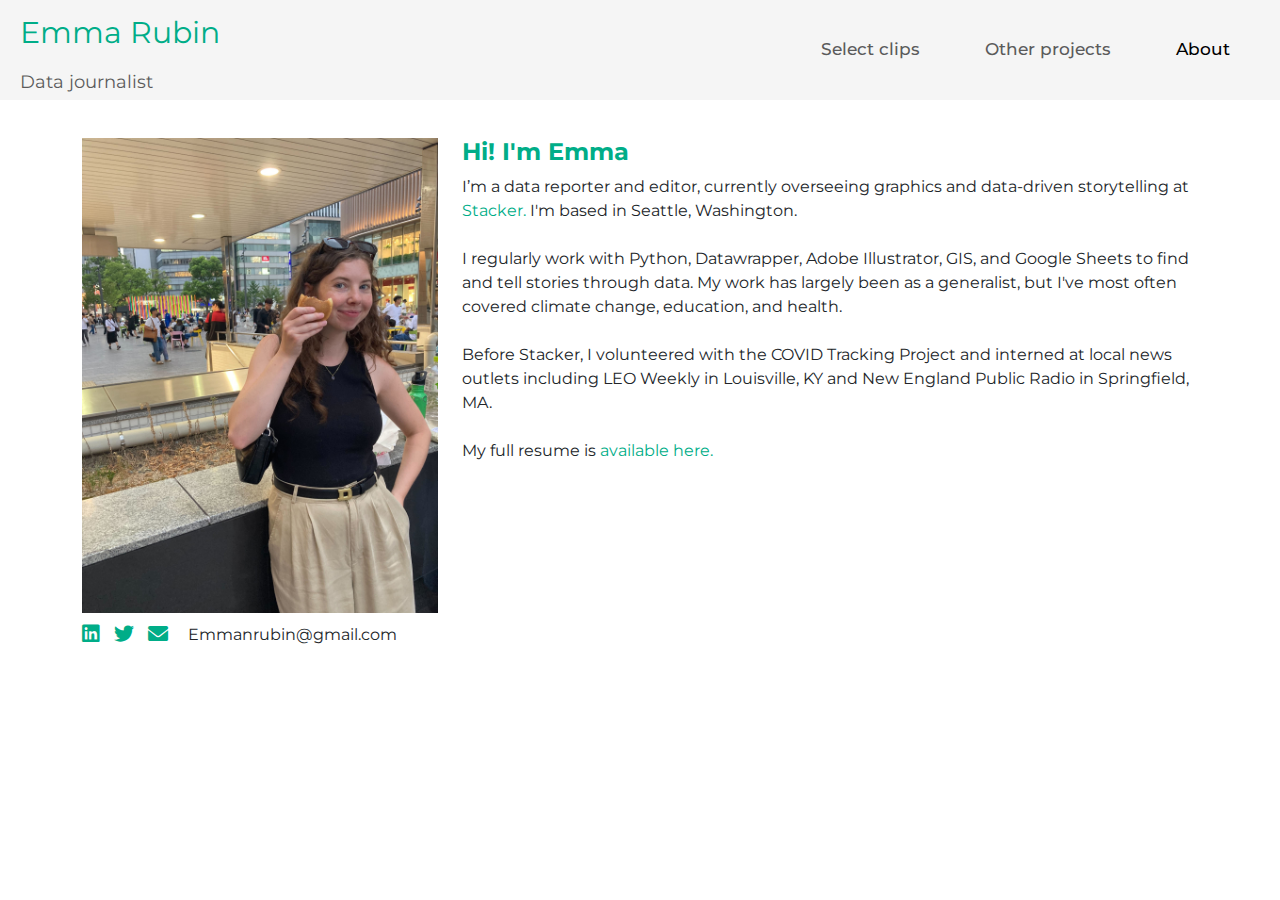
<file: about.html>
<!DOCTYPE html>
<html lang="en">

<head>
  <meta charset="utf-8">
  <meta content="width=device-width, initial-scale=1.0" name="viewport">
  <title>Emma Rubin</title>
  <meta name="description" content="">
  <meta name="keywords" content="">

  <!-- Favicons -->
  <link href="assets/img/logo.png" rel="icon">
  <link href="assets/img/about_photo.jpg">


  <!-- Fonts -->
  <link href="https://fonts.googleapis.com" rel="preconnect">
  <link href="https://fonts.gstatic.com" rel="preconnect" crossorigin>
  <link href="https://fonts.googleapis.com/css2?family=Inconsolata:wght@200;300;400;500;600;700;800;900&display=swap" rel="stylesheet">

  <!-- Vendor CSS Files -->
  <link href="assets/vendor/bootstrap/css/bootstrap.min.css" rel="stylesheet">
  <link href="assets/vendor/bootstrap-icons/bootstrap-icons.css" rel="stylesheet">
  <link href="assets/vendor/aos/aos.css" rel="stylesheet">
  <link href="assets/vendor/glightbox/css/glightbox.min.css" rel="stylesheet">
  <link href="assets/vendor/swiper/swiper-bundle.min.css" rel="stylesheet">
  
  <!-- Font Awesome CDN -->
  <link rel="stylesheet" href="https://cdnjs.cloudflare.com/ajax/libs/font-awesome/6.0.0-beta3/css/all.min.css">

  <!-- Main CSS File -->
  <link href="assets/css/main.css" rel="stylesheet">

  <!-- =======================================================
  * Template Name: MyPortfolio
  * Template URL: https://bootstrapmade.com/myportfolio-bootstrap-portfolio-website-template/
  * Updated: Aug 08 2024 with Bootstrap v5.3.3
  * Author: BootstrapMade.com
  * License: https://bootstrapmade.com/license/
  ======================================================== -->
</head>

<body class="about-page">
    <header id="header" class="header d-flex align-items-center sticky-top">
      <div class="container-fluid position-relative d-flex align-items-center justify-content-between">
        <nav id="navmenu" class="navmenu">
          <ul>
            <li class="logo"><span>Emma Rubin</span><span class="small-text"><br>Data journalist</span></li> <!-- Logo as list item -->
            <li><a href="index.html">Select clips</a></li>
            <li><a href="otherProjects.html">Other projects</a></li>
            <li><a href="about.html" class="active">About</a></li>
          </ul>
        </nav>
      </div>
    </header>
    <!-- About Section -->
    <section id="about" class="about section">
      <br>
      <br>

      <div class="container" data-aos="fade-up" data-aos-delay="100">

        <div class="row gy-4 justify-content-center">
          <div class="col-lg-4">

            <img src="assets/img/about_photo.jpg" class="img-fluid" alt="">
           <!-- Social Media Icons Below Image -->
          <div style="margin-top: 10px; text-align: left;">
            <a href="https://www.linkedin.com/in/emmarubin/" target="_blank" style="margin-right: 10px; text-decoration: none;">
              <i class="fab fa-linkedin fa-lg"></i>
            </a>
            <a href="https://x.com/Emmanrubin" target="_blank" style="margin-right: 10px; text-decoration: none;">
              <i class="fab fa-twitter fa-lg"></i>
            </a>
            <a href="mailto:emmanrubin@gmail.com" style="text-decoration: none;">
              <i class="fas fa-envelope fa-lg"></i>
            </a>
            &nbsp&nbsp&nbsp Emmanrubin@gmail.com
          </div>
          </div>
          <!--add social media icons below image-->
          <div class="col-lg-8 content">
            <h2>Hi! I'm Emma</h2>
            <p>
              I’m a data reporter and editor, currently overseeing graphics and data-driven storytelling at <a href='https://stacker.com/stories'>Stacker.</a> I'm based in Seattle, Washington.
            <br><br>  
              I regularly work with Python, Datawrapper, Adobe Illustrator, GIS, and Google Sheets to find and tell stories through data. My work has largely been as a generalist, but I've most often covered climate change, education, and health.  
            <br><br>  
              Before Stacker, I volunteered with the COVID Tracking Project and interned at local news outlets including LEO Weekly in Louisville, KY and New England Public Radio in Springfield, MA.
            <br><br>
              My full resume is<a href="assets/resume.pdf" target="_blank"> available here.</a>
            </p>
          </div>
        </div>
      </div>
    </section><!-- /About Section -->

  </main>

  <!-- Scroll Top -->
  <a href="#" id="scroll-top" class="scroll-top d-flex align-items-center justify-content-center"><i class="bi bi-arrow-up-short"></i></a>

  <!-- Preloader -->
  <div id="preloader"></div>

  <!-- Vendor JS Files -->
  <script src="assets/vendor/bootstrap/js/bootstrap.bundle.min.js"></script>
  <script src="assets/vendor/php-email-form/validate.js"></script>
  <script src="assets/vendor/aos/aos.js"></script>
  <script src="assets/vendor/glightbox/js/glightbox.min.js"></script>
  <script src="assets/vendor/imagesloaded/imagesloaded.pkgd.min.js"></script>
  <script src="assets/vendor/isotope-layout/isotope.pkgd.min.js"></script>
  <script src="assets/vendor/swiper/swiper-bundle.min.js"></script>

  <!-- Main JS File -->
  <script src="assets/js/main.js"></script>

</body>

</html>
</file>
<file: assets/css/main.css>
/**
* Template Name: MyPortfolio
* Template URL: https://bootstrapmade.com/myportfolio-bootstrap-portfolio-website-template/
* Updated: Aug 08 2024 with Bootstrap v5.3.3
* Author: BootstrapMade.com
* License: https://bootstrapmade.com/license/
*/

/*--------------------------------------------------------------
# Font & Color Variables
# Help: https://bootstrapmade.com/color-system/
--------------------------------------------------------------*/
/* Fonts */
@import url('https://fonts.googleapis.com/css2?family=Montserrat:wght@300;400;500;600;700&display=swap');

:root {
  --default-font: "Montserrat", sans-serif;
  --heading-font: "Montserrat", sans-serif;
  --nav-font: "Montserrat", sans-serif;
}

/* Global Colors - The following color variables are used throughout the website. Updating them here will change the color scheme of the entire website */
:root { 
  --background-color: #ffffff; /* Background color for the entire website, including individual sections */
  --default-color: #212529; /* Default color used for the majority of the text content across the entire website */
  --heading-color: #00ad88; /* Color for headings, subheadings and title throughout the website */
  --accent-color: #00ad88; /* Accent color that represents your brand on the website. It's used for buttons, links, and other elements that need to stand out */
  --surface-color: #ffffff; /* The surface color is used as a background of boxed elements within sections, such as cards, icon boxes, or other elements that require a visual separation from the global background. */
  --contrast-color: #ffffff; /* Contrast color for text, ensuring readability against backgrounds of accent, heading, or default colors. */
}

/* Nav Menu Colors - The following color variables are used specifically for the navigation menu. They are separate from the global colors to allow for more customization options */
:root {
  --nav-color: #5b5b5b;  /* The default color of the main navmenu links */
  --nav-hover-color: #000000; /* Applied to main navmenu links when they are hovered over or active */
  --nav-mobile-background-color: #f5f5f5; /* Used as the background color for mobile navigation menu */
  --nav-dropdown-background-color: #ffffff; /* Used as the background color for dropdown items that appear when hovering over primary navigation items */
  --nav-dropdown-color: #5b5b5b; /* Used for navigation links of the dropdown items in the navigation menu. */
  --nav-dropdown-hover-color: #000000; /* Similar to --nav-hover-color, this color is applied to dropdown navigation links when they are hovered over. */
}

/* Color Presets - These classes override global colors when applied to any section or element, providing reuse of the sam color scheme. */

.light-background {
  --background-color: #f9f9f9;
  --surface-color: #ffffff;
}

.dark-background {
  --background-color: #060606;
  --default-color: #ffffff;
  --heading-color: #ffffff;
  --surface-color: #252525;
  --contrast-color: #ffffff;
}

/* Smooth scroll */
:root {
  scroll-behavior: smooth;
}

/*--------------------------------------------------------------
# General Styling & Shared Classes
--------------------------------------------------------------*/
body {
  color: var(--default-color);
  background-color: var(--background-color);
  font-family: var(--default-font);
}

.small-text {
  font-size: 0.6em; /* Adjust size as needed */
  font-weight: 00;
  color: #5b5b5b; /* Optional: adjust color */
}

a {
  color: var(--accent-color);
  text-decoration: none;
  transition: 0.3s;
}

a:hover {
  color: color-mix(in srgb, var(--accent-color), transparent 25%);
  text-decoration: none;
}

h1,
h2,
h3,
h4,
h5,
h6 {
  color: var(--heading-color);
  font-family: var(--heading-font);
  font-family: var(--default-font);
}
/*--------------------------------------------------------------
# Global Header
--------------------------------------------------------------*/
.header {
  color: var(--default-color);
  font-family: var(--default-font);
  background-color: var(--background-color);
  padding: 15px 0;
  transition: all 0.5s;
  z-index: 997;
  display: flex; /* Use flexbox for layout */
  justify-content: space-between; /* Space between logo and nav */
  align-items: center; /* Center items vertically */
}

.header .navmenu {
  display: flex; /* Use flexbox for layout */
  flex-grow: 1; /* Allow navmenu to take available space */
}

.header .navmenu ul {
  display: flex; /* Align items horizontally */
  list-style: none;
  padding: 0;
  margin: 0;
  width: 100%; /* Ensure the nav items use full width */
  justify-content: flex-end; /* Align items to the right */
}

.header .navmenu ul li {
  margin-right: 5px; /* Add spacing between items */
}

.header .navmenu ul li:last-child {
  margin-right: 30px; /* Remove the right margin on the last item */
}

/* Ensure the "Name" list item is aligned to the left */
.header .navmenu ul li.logo {
  margin-right: auto; /* Push the logo to the left */
  margin-top: 10px;
  font-size: 30px; /* Adjust the font size as needed */
  font-weight: 400; /* weight of Emma Rubin at top of page */
  color: var(--heading-color);
}


/*--------------------------------------------------------------
# Navigation Menu
--------------------------------------------------------------*/
/* Navmenu */
.navmenu {
  position: fixed;
  top: 0;
  left: 0;
  right: 0;
  z-index: 997;
  transition: 0.3s;
  width: 100%;
  overflow: hidden;
  background-color: var(--nav-mobile-background-color); /* Background color for the nav */
  display: flex; /* Ensure the nav items are horizontal */
  justify-content: flex-end; /* Align items to the right */
}

.navmenu ul {
  display: flex; /* Align items horizontally */
  list-style: none;
  padding: 0;
  margin: 0;
  justify-content: flex-end; /* Align nav items to the right */
  align-items: center;
}

.navmenu ul li {
  margin-left: 20px; /* Add spacing between items */
}

.navmenu ul li:last-child {
  margin-right: 0; /* Remove the right margin on the last item */
}

.navmenu a {
  color: var(--nav-dropdown-color);
  padding: 10px 20px;
  font-family: var(--nav-font);
  font-size: 17px;
  font-weight: 500;
  text-decoration: none;
  transition: 0.3s;
}

.navmenu a:hover,
.navmenu .active,
.navmenu .active:focus {
  color: var(--nav-dropdown-hover-color);
}

/*--------------------------------------------------------------
# Global Footer
--------------------------------------------------------------*/
.footer {
  color: var(--default-color);
  background-color: var(--background-color);
  font-size: 14px;
  padding: 40px 0;
  position: relative;
}

.footer .copyright p {
  margin-bottom: 0;
}

.footer .social-links {
  margin-top: 20px;
}

.footer .social-links a {
  display: flex;
  align-items: center;
  justify-content: center;
  width: 40px;
  height: 40px;
  border-radius: 50%;
  border: 1px solid color-mix(in srgb, var(--default-color), transparent 50%);
  font-size: 16px;
  color: color-mix(in srgb, var(--default-color), transparent 50%);
  margin: 0 5px;
  transition: 0.3s;
}

.footer .social-links a:hover {
  color: var(--accent-color);
  border-color: var(--accent-color);
}

.footer .credits {
  margin-top: 10px;
  font-size: 13px;
  text-align: center;
}

/*--------------------------------------------------------------
# Preloader
--------------------------------------------------------------*/
#preloader {
  position: fixed;
  inset: 0;
  z-index: 9999;
  overflow: hidden;
  background-color: var(--background-color);
  transition: all 0.6s ease-out;
}

#preloader:before {
  content: "";
  position: fixed;
  top: calc(50% - 30px);
  left: calc(50% - 30px);
  border: 6px solid var(--accent-color);
  border-top-color: color-mix(in srgb, var(--accent-color), transparent 90%);
  border-radius: 50%;
  width: 60px;
  height: 60px;
  animation: animate-preloader 1s linear infinite;
}

@keyframes animate-preloader {
  0% {
    transform: rotate(0deg);
  }

  100% {
    transform: rotate(360deg);
  }
}

/*--------------------------------------------------------------
# Scroll Top Button
--------------------------------------------------------------*/
.scroll-top {
  position: fixed;
  visibility: hidden;
  opacity: 0;
  right: 15px;
  bottom: -15px;
  z-index: 99999;
  background-color: var(--accent-color);
  width: 44px;
  height: 44px;
  border-radius: 50px;
  transition: all 0.4s;
}

.scroll-top i {
  font-size: 24px;
  color: var(--contrast-color);
  line-height: 0;
}

.scroll-top:hover {
  background-color: color-mix(in srgb, var(--accent-color), transparent 20%);
  color: var(--contrast-color);
}

.scroll-top.active {
  visibility: visible;
  opacity: 1;
  bottom: 15px;
}

/*--------------------------------------------------------------
# Disable aos animation delay on mobile devices
--------------------------------------------------------------*/
@media screen and (max-width: 768px) {
  [data-aos-delay] {
    transition-delay: 0 !important;
  }
}

/*--------------------------------------------------------------
# Global Page Titles & Breadcrumbs
--------------------------------------------------------------*/
.page-title {
  color: var(--default-color);
  background-color: var(--background-color);
  padding: 120px 0;
  text-align: center;
  position: relative;
}

.page-title h1 {
  font-size: 42px;
  font-weight: 700;
  margin-bottom: 10px;
}

.page-title .breadcrumbs ol {
  display: flex;
  flex-wrap: wrap;
  list-style: none;
  justify-content: center;
  padding: 0;
  margin: 0;
  font-size: 16px;
  font-weight: 400;
}

.page-title .breadcrumbs ol li+li {
  padding-left: 10px;
}

.page-title .breadcrumbs ol li+li::before {
  content: "/";
  display: inline-block;
  padding-right: 10px;
  color: color-mix(in srgb, var(--default-color), transparent 70%);
}

/*--------------------------------------------------------------
# Global Sections
--------------------------------------------------------------*/
section,
.section {
  color: var(--default-color);
  background-color: var(--background-color);
  padding: 60px 0;
  scroll-margin-top: 90px;
  overflow: clip;
}

@media (max-width: 1199px) {

  section,
  .section {
    scroll-margin-top: 66px;
  }
}

/*--------------------------------------------------------------
# Global Section Titles
--------------------------------------------------------------*/
.section-title {
  text-align: center;
  padding-bottom: 60px;
  position: relative;
}

.section-title h2 {
  font-size: 32px;
  font-weight: 400;
  margin-bottom: 15px;
}

.section-title p {
  margin-bottom: 0;
}

/*--------------------------------------------------------------
# Portfolio Section
--------------------------------------------------------------*/
.portfolio .portfolio-info h3 {
  font-size: 24px;
  margin-bottom: 5px;
}

.portfolio .portfolio-info p {
  font-size: 15px;
}

.portfolio .portfolio-content {
  position: relative;
  overflow: hidden;
  max-width: 275px;
  max-height: 100%;
}

.portfolio .portfolio-content img {
  transition: 0.2s;
}

.portfolio .portfolio-content .portfolio-info {
  opacity: 0;
  position: absolute;
  inset: 0;
  z-index: 3;
  transition: all ease-in-out 0.3s;
  background: rgba(0, 0, 0, 0.6);
  padding: 10px;
  display: flex;
  align-items: left;
  justify-content: left;
  flex-direction: column;
}

.portfolio .portfolio-content .portfolio-info h4 {
  font-size: 18px;
  mask-border: 0;
  font-weight: 400;
  color: #ffffff;
  display: inline-block;
}

/* Adjust font size for smaller screens */
@media (max-width: 1200px) {
  .portfolio .portfolio-content .portfolio-info h4 {
    font-size: 16px;
  }
}

.portfolio .portfolio-content .portfolio-info p {
  text-align: left;
  display: inline-block;
  font-size: 14px;
  font-weight: 400;
  color: rgba(255, 255, 255, 0.8);
}

@media (max-width: 1200px) {
  .portfolio .portfolio-content .portfolio-info p {
    font-size: 11px;
  }
}

.portfolio .portfolio-content .portfolio-info .preview-link,
.portfolio .portfolio-content .portfolio-info .details-link {
  color: #fff;
  transition: 0.3s;
}

.portfolio .portfolio-content .portfolio-info .preview-link:hover,
.portfolio .portfolio-content .portfolio-info .details-link:hover {
  color: var(--accent-color);
}

.portfolio .portfolio-content .portfolio-info .details-link {
  left: 50%;
  line-height: 0;
}

.portfolio .portfolio-content:hover .portfolio-info {
  opacity: 1;
}

.portfolio .portfolio-content:hover img {
  transform: scale(1.1);
}

/*--------------------------------------------------------------
# About Section
--------------------------------------------------------------*/
.about .content h2 {
  font-weight: 700;
  font-size: 24px;
}

.about .img-fluid {
  max-width: 100%; /* Ensures the image doesn't get larger than its container */
  height: auto;
}

@media (max-width: 1000px) {
  .about .img-fluid {
    max-width: 200px; /* Reduce the max width on tablet-size screens */
  }
}

@media (max-width: 300px) {
  .about .img-fluid {
    max-width: 150px; /* Further reduce for mobile screens */
  }
}

.about .content ul {
  list-style: none;
  padding: 0;
}

.about .content ul li {
  margin-bottom: 20px;
  display: flex;
  align-items: center;
}

.about .content ul strong {
  margin-right: 10px;
}

.about .content ul i {
  font-size: 16px;
  margin-right: 5px;
  color: var(--accent-color);
  line-height: 0;
}
/*--------------------------------------------------------------
# Starter Section Section
--------------------------------------------------------------*/
.starter-section {
  /* Add your styles here */
}

/*--------------------------------------------------------------
# Contact Section
--------------------------------------------------------------*/
.contact {
  background-image: url("../img/contact-bg.png");
  background-position: left center;
  background-repeat: no-repeat;
  position: relative;
}

@media (max-width: 640px) {
  .contact {
    background-position: center 50px;
    background-size: contain;
  }
}

.contact:before {
  content: "";
  background: color-mix(in srgb, var(--background-color), transparent 30%);
  position: absolute;
  bottom: 0;
  top: 0;
  left: 0;
  right: 0;
}

.contact .info-item+.info-item {
  margin-top: 40px;
}

.contact .info-item i {
  background: var(--accent-color);
  color: var(--contrast-color);
  font-size: 20px;
  width: 44px;
  height: 44px;
  display: flex;
  justify-content: center;
  align-items: center;
  border-radius: 50px;
  transition: all 0.3s ease-in-out;
  margin-right: 15px;
}

.contact .info-item h3 {
  padding: 0;
  font-size: 18px;
  font-weight: 700;
  margin-bottom: 5px;
}

.contact .info-item p {
  padding: 0;
  margin-bottom: 0;
  font-size: 14px;
}

.contact .php-email-form {
  height: 100%;
}

.contact .php-email-form input[type=text],
.contact .php-email-form input[type=email],
.contact .php-email-form textarea {
  font-size: 14px;
  padding: 10px 15px;
  box-shadow: none;
  border-radius: 0;
  color: var(--default-color);
  background-color: color-mix(in srgb, var(--background-color), transparent 50%);
  border-color: color-mix(in srgb, var(--default-color), transparent 80%);
}

.contact .php-email-form input[type=text]:focus,
.contact .php-email-form input[type=email]:focus,
.contact .php-email-form textarea:focus {
  border-color: var(--accent-color);
}

.contact .php-email-form input[type=text]::placeholder,
.contact .php-email-form input[type=email]::placeholder,
.contact .php-email-form textarea::placeholder {
  color: color-mix(in srgb, var(--default-color), transparent 70%);
}

.contact .php-email-form button[type=submit] {
  color: var(--contrast-color);
  background: var(--accent-color);
  border: 0;
  padding: 10px 30px;
  transition: 0.4s;
  border-radius: 50px;
}

.contact .php-email-form button[type=submit]:hover {
  background: color-mix(in srgb, var(--accent-color), transparent 20%);
}
</file>
